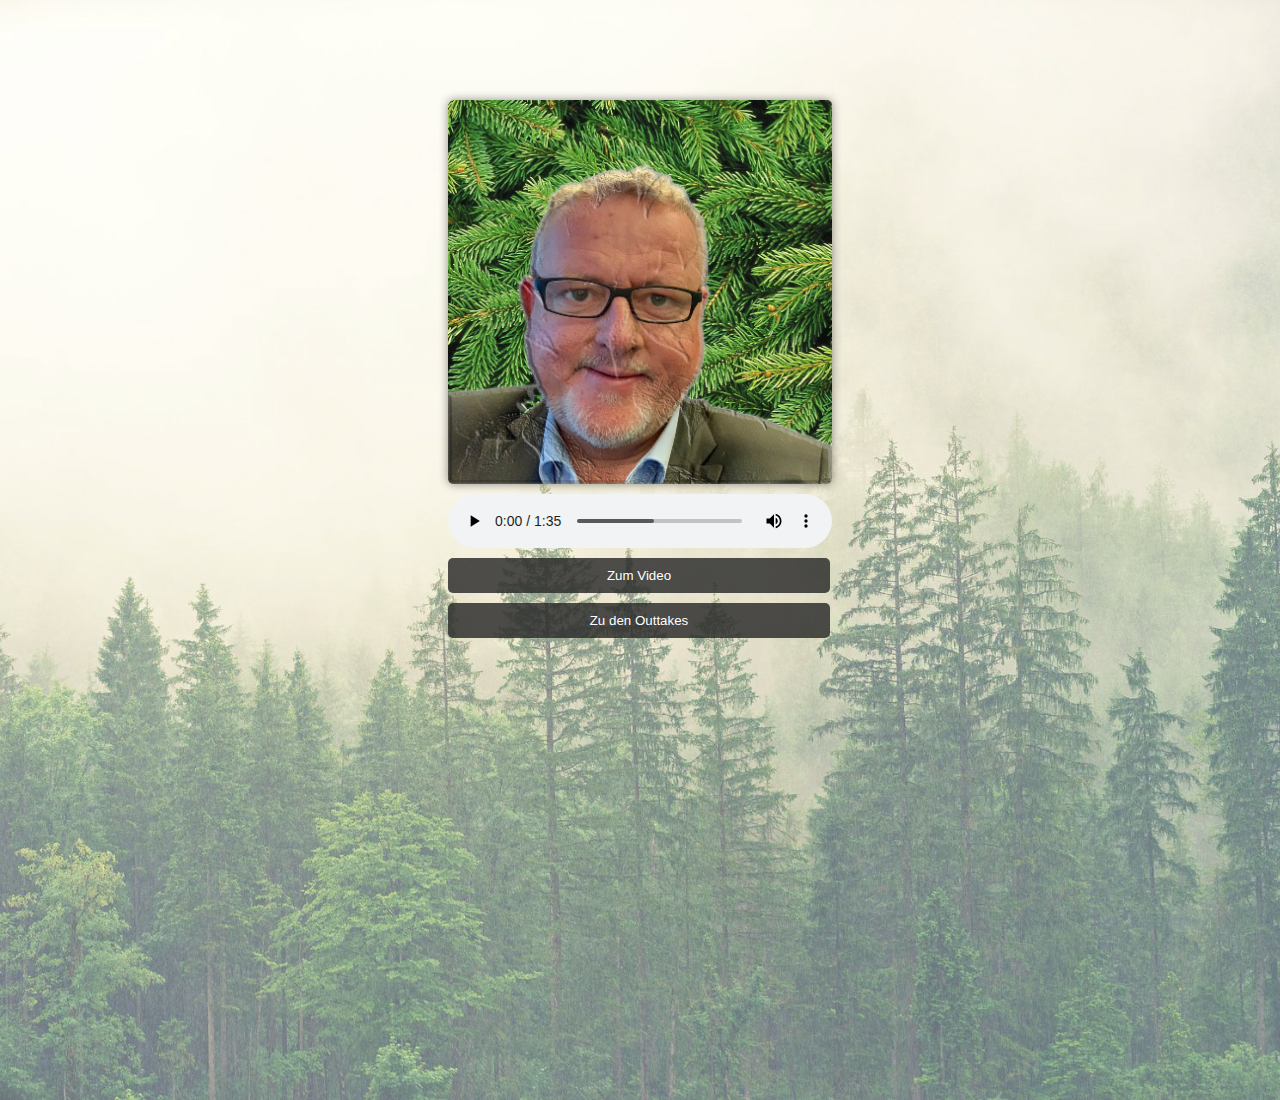
<file: index.html>
<html lang="en">
<head>
    <meta charset="UTF-8">
    <meta http-equiv="X-UA-Compatible" content="IE=edge">
    <meta name="viewport" content="width=device-width, initial-scale=1.0">
    <link rel="icon" type="image/x-icon" href="fichte.ico">
    <link href="style.css" rel="stylesheet"/>
    <title>Die Fichte</title>
</head>

<body>
    <div class="podcastContainer">
        <img src="woernerfichte.png" />
        <audio controls>
            <source src="Die Fichte.mp3" type="audio/mp3">
          Your browser does not support the audio element.
        </audio>
        <a href="video.html"><button>Zum Video</button></a>
        <a href="outtakes.html"><button>Zu den Outtakes</button></a>
    </div>
</body>
</html>
</file>
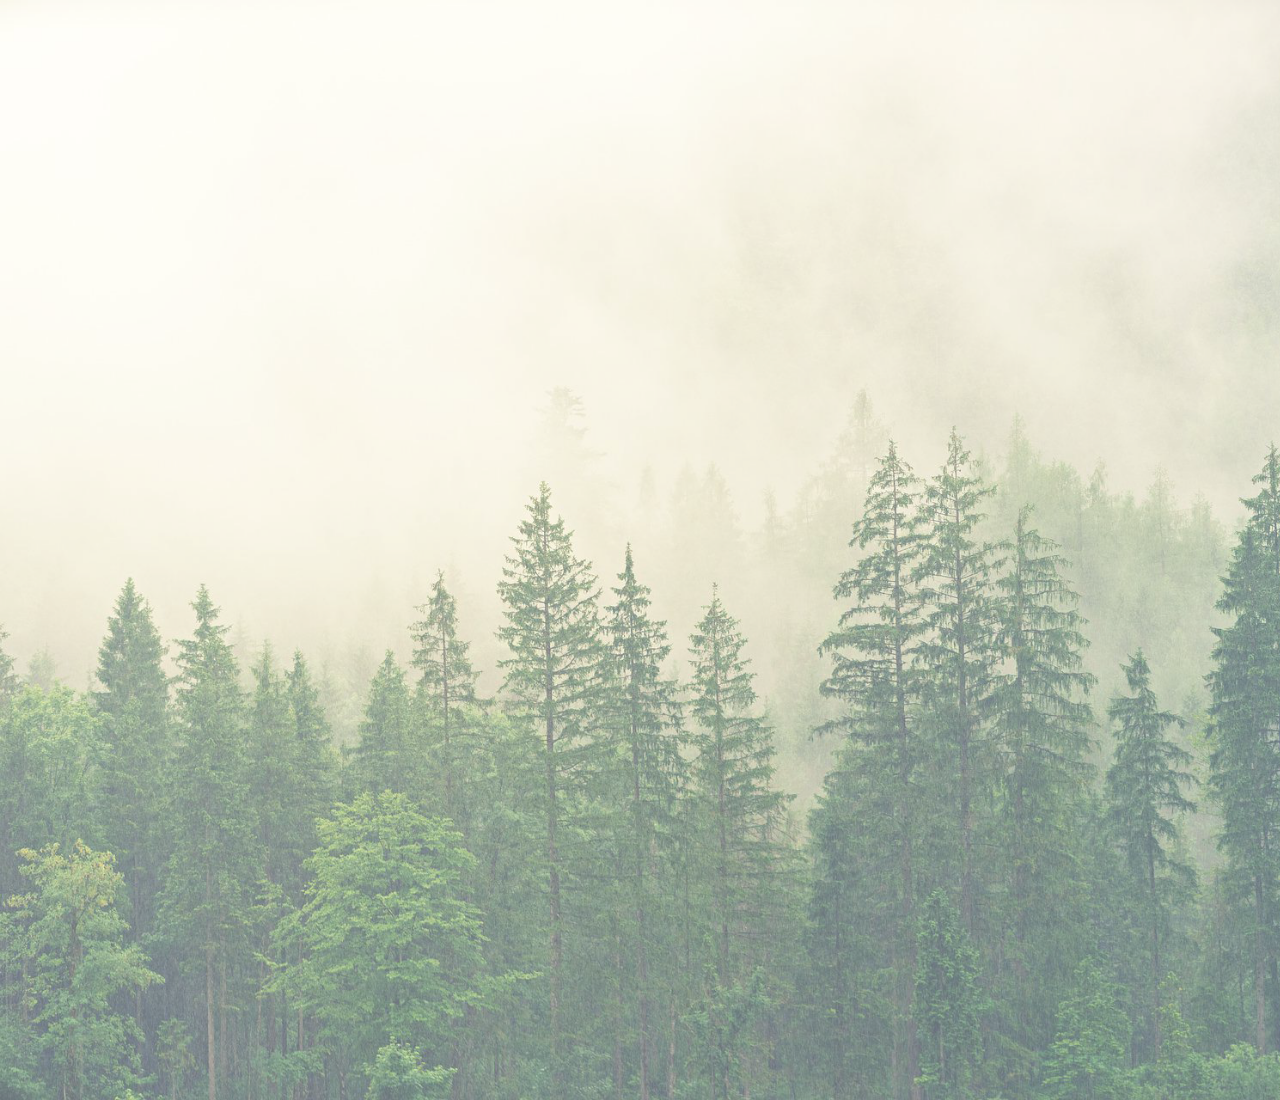
<file: outtakes.html>
<html lang="en">
<head>
    <meta charset="UTF-8">
    <meta http-equiv="X-UA-Compatible" content="IE=edge">
    <meta name="viewport" content="width=device-width, initial-scale=1.0">
    <link rel="icon" type="image/x-icon" href="fichte.ico">
    <link href="style.css" rel="stylesheet"/>
    <title>Die Fichte | Outtakes</title>
</head>

<body>
    <div class="outtakesContainer">
        
    </div>
</body>
</html>
</file>
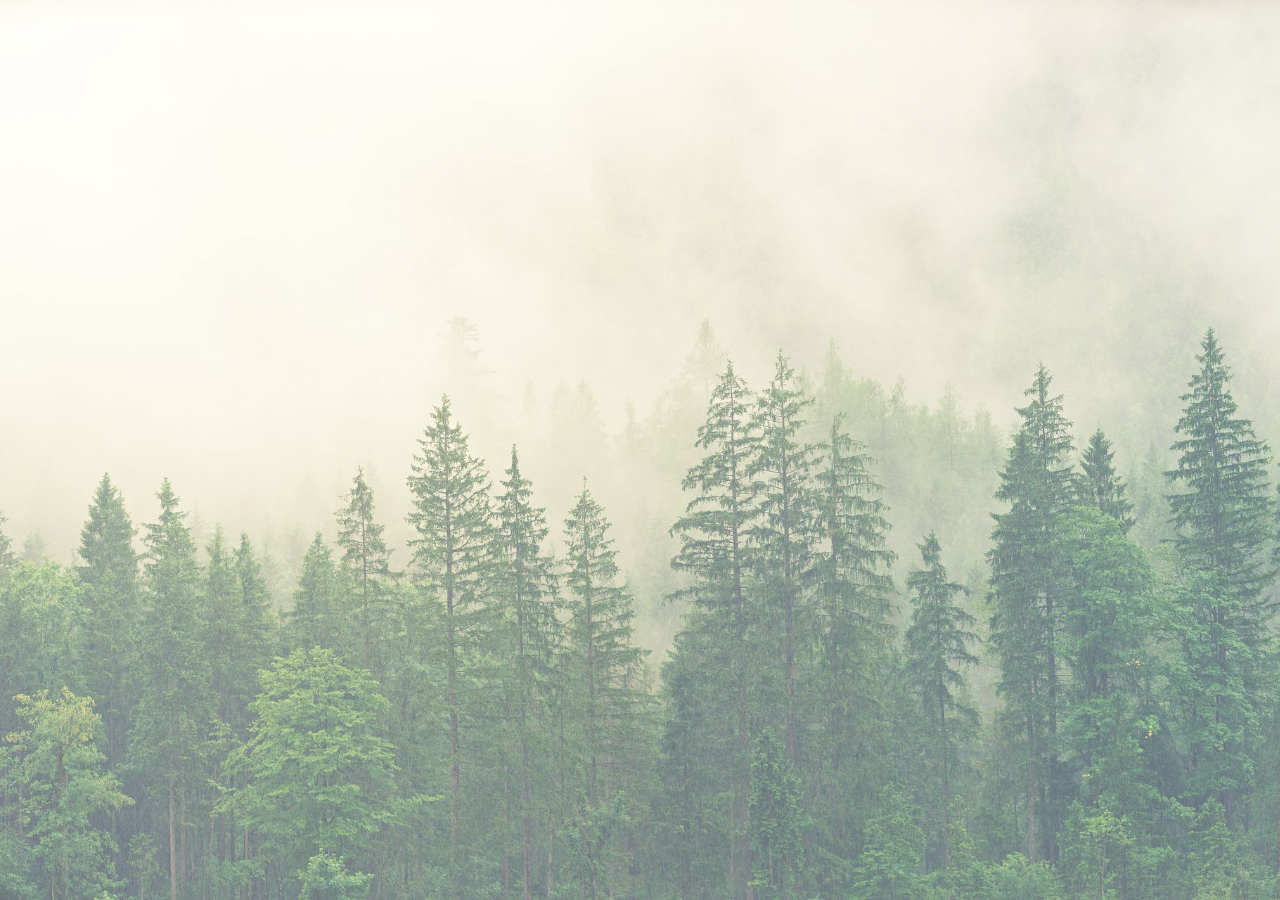
<file: video.html>
<html lang="en">
<head>
    <meta charset="UTF-8">
    <meta http-equiv="X-UA-Compatible" content="IE=edge">
    <meta name="viewport" content="width=device-width, initial-scale=1.0">
    <link rel="icon" type="image/x-icon" href="fichte.ico">
    <link href="style.css" rel="stylesheet"/>
    <title>Die Fichte | Video</title>
</head>
<style>
    body{
        margin: 0px;
        padding: 0px;
    }
    iframe{
        width: 100%;
        height: 100vh;
        margin: 0px;
        padding: 0px
    }
</style>

<body>
        <iframe src="https://www.youtube.com/embed/2JnNxC3Biks" title="Die Fichte - Podcast" frameborder="0" allow="accelerometer; autoplay; clipboard-write; encrypted-media; gyroscope; picture-in-picture" allowfullscreen></iframe>
</body>
</html>
</file>
<file: style.css>
body{
    padding: 100px 0px;
    margin: 0px;
    background-image: url(background.png);
    background-size: cover;
    height: 100vh;
    overflow: hidden;
}

.podcastContainer{
    width: 30%;
    height: fit-content;
    margin-left: 35%;
    
}

.podcastContainer img{
    width: 100%;
    -webkit-box-shadow: 0 0 10px rgba(0, 0, 0, 0.447);
    box-shadow: 0 0 10px rgb(0, 0, 0, 0.447);
    margin-bottom: 10px;
    border-radius: 5px;
}

.podcastContainer audio{
    width: 100%;
    border-radius: 5px;
}

.podcastContainer button{
    width: calc(100% - 2px);
    padding: 10px;
    margin: 0px;
    background-color: rgba(40, 40, 40, 0.818);
    color: white;
    border: none;
    border-radius: 5px;
    margin-top: 10px;
}

.podcastContainer button:hover{
    transition: .3s;
    color: white;
    cursor: pointer;
    background-color: rgba(40, 40, 40, 0.919);
}

@media(max-width: 820px){
    .podcastContainer{
        width: 80%;
        margin-left: 10%;
    }
}
</file>
